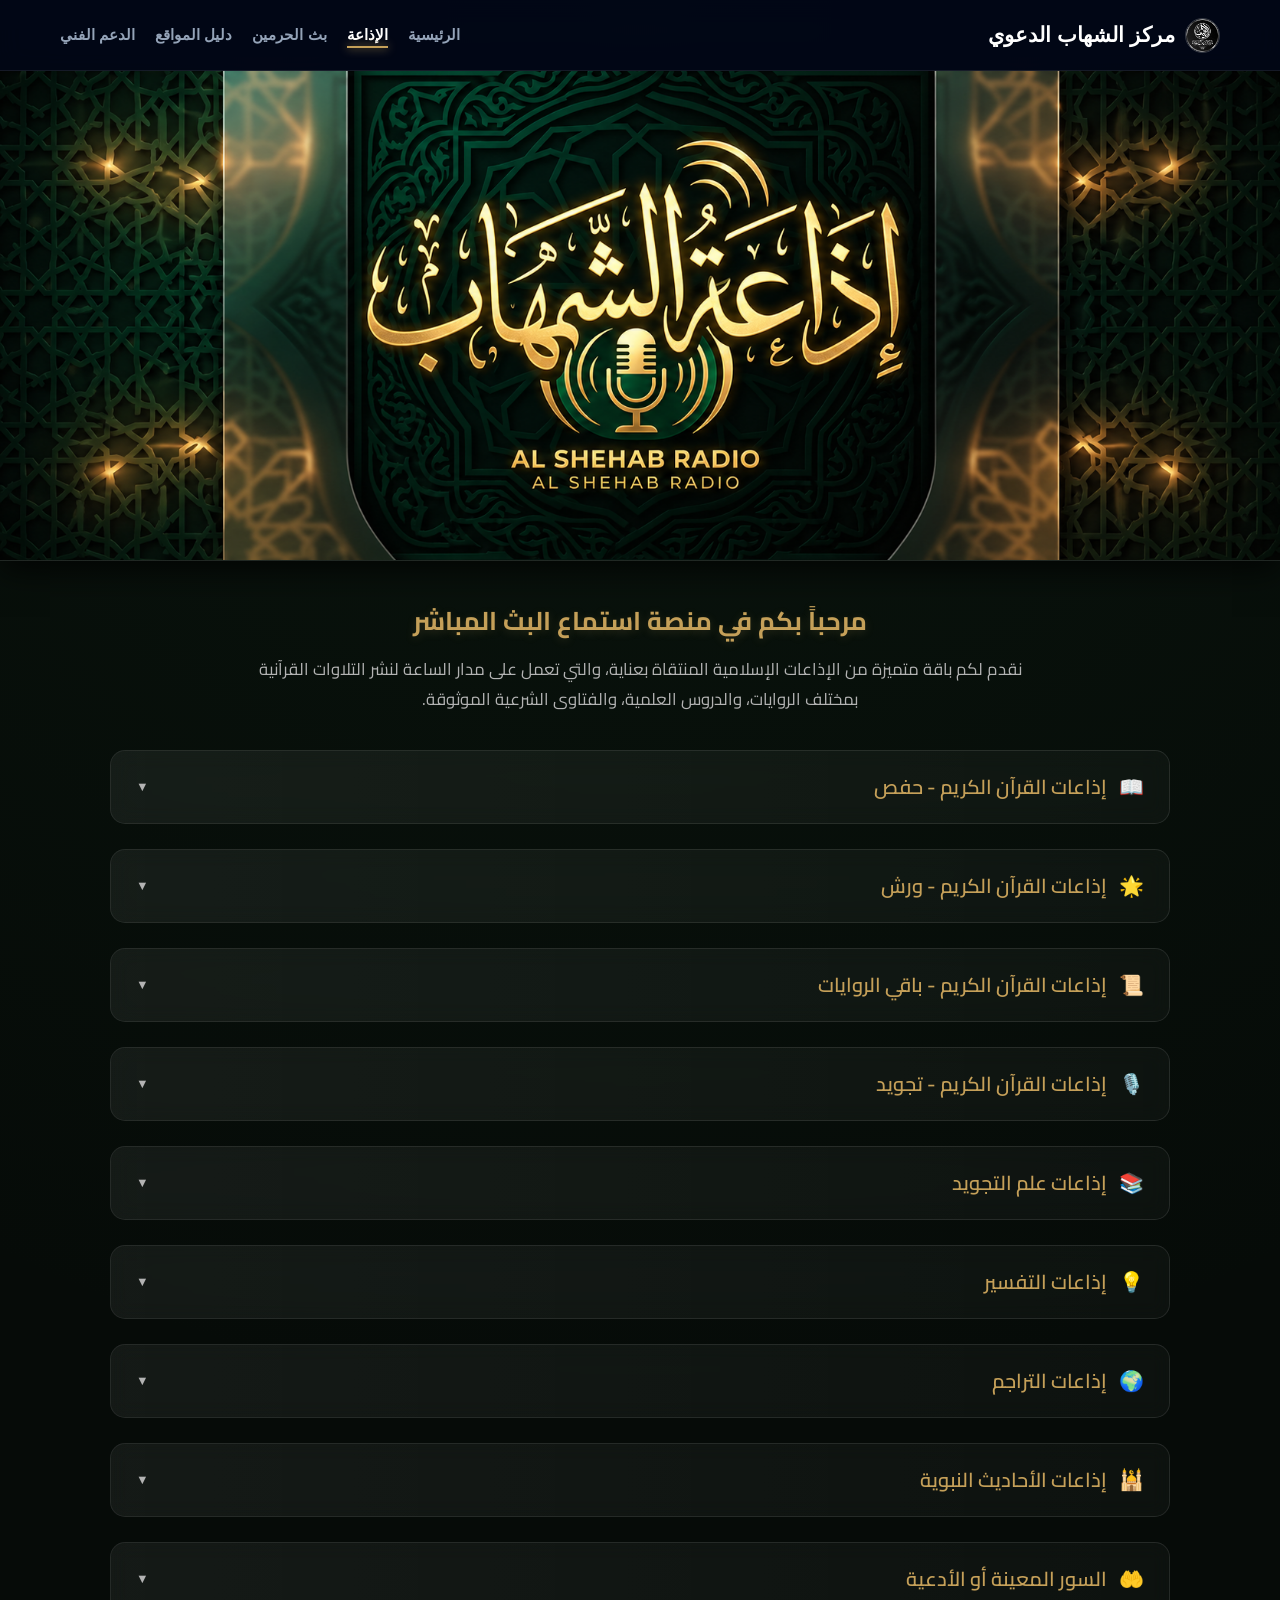
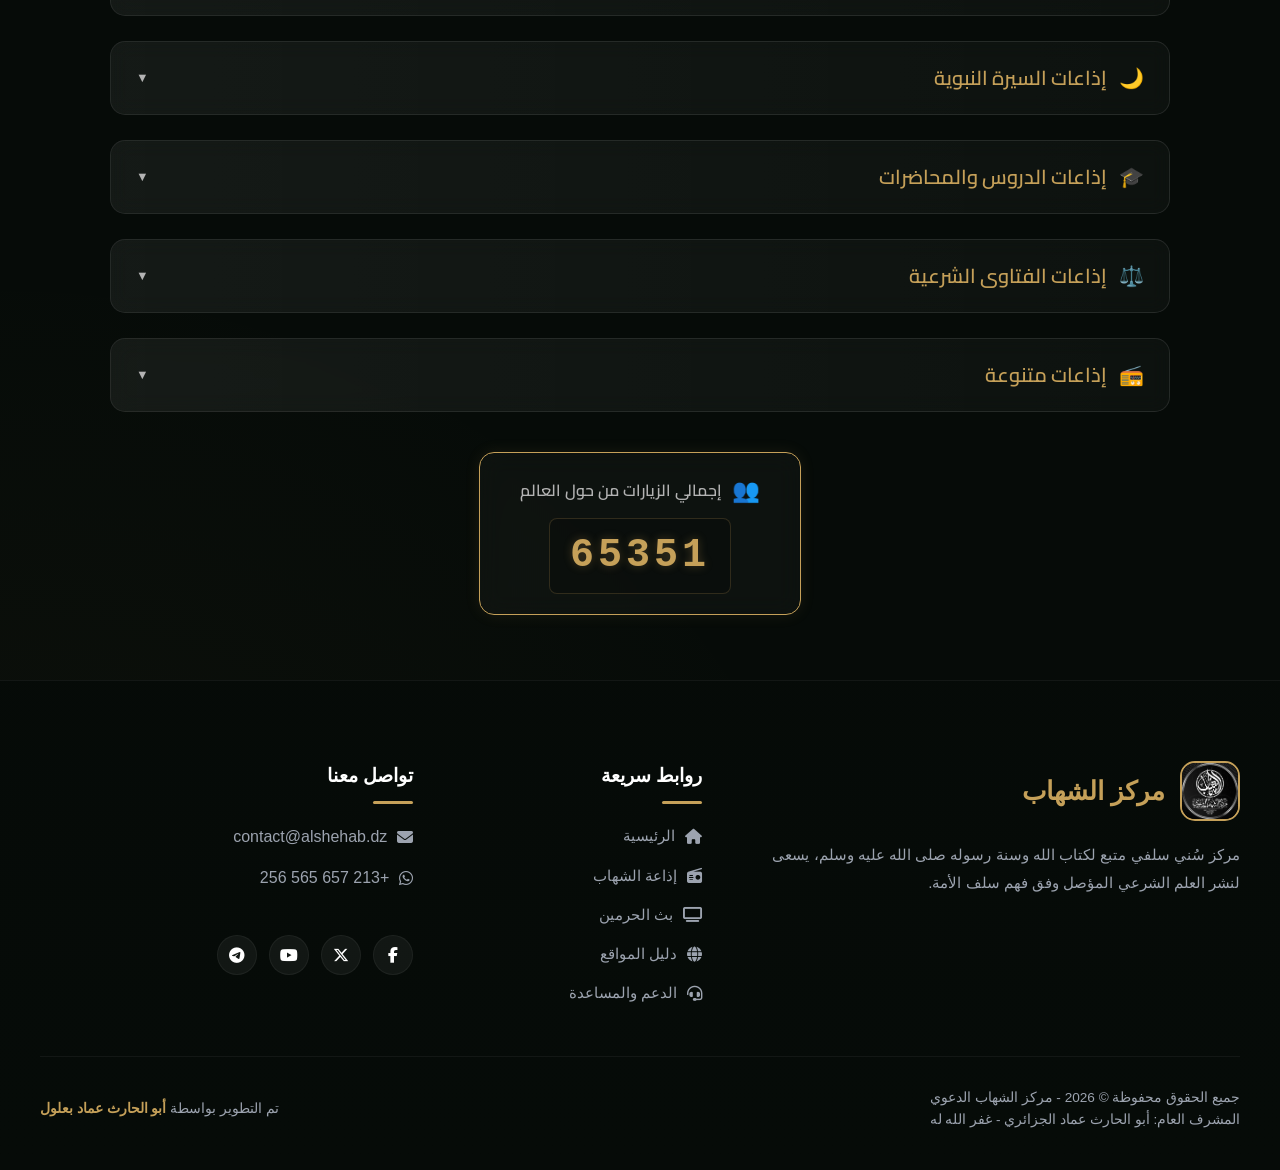
<file: alShehab-radio/index.html>
<!DOCTYPE html>
<html lang="ar" dir="rtl">

<head>
    <meta charset="UTF-8" />
    <meta name="viewport" content="width=device-width, initial-scale=1.0, maximum-scale=1.0, user-scalable=no" />
    <meta name="description" content="منصة استماع احترافية للبثوث المباشرة والإذاعات الإسلامية - مركز الشهاب الدعوي" />
    <title>مركز إذاعة الشهاب | منصة الاستماع المباشر</title>
    <link rel="icon" type="image/jpeg"
        href="https://blogger.googleusercontent.com/img/b/R29vZ2xl/AVvXsEjANJFvFwc8xVumDGWOZFN8ijnvjF5nYbAiHOcws6HQqTf1YmWUEV-WjCZZjBaRDHptgeqfJ_v_uXFP4W8orfsQt1ilpGhmdqB6pL_97QCkBJLe0I1FnPbqILYQpxE89IauDqjgCcJtyxYn9yfF3t36OI4SeDgOP26VNEuCFZ7rjBJ_8lW0Nrv-wOxTlXZU/s320/20250211_003019.png" />
    <link rel="stylesheet" href="https://cdnjs.cloudflare.com/ajax/libs/font-awesome/6.5.1/css/all.min.css" />
    <link rel="stylesheet" href="../unified-nav.css" />
    <link rel="stylesheet" href="../unified-footer.css" />
    <link rel="stylesheet" href="style.css" />
</head>

<body style="padding-top: 70px;">
    <!-- شريط التنقل الموحد -->
    <nav class="global-nav">
        <div class="nav-container">
            <a href="../index.html" class="logo">
                <img src="../profile.jpg" alt="مركز الشهاب" onerror="this.src='https://via.placeholder.com/40'">
                <span>مركز الشهاب الدعوي</span>
            </a>
            <ul class="nav-links">
                <li><a href="../index.html">الرئيسية</a></li>
                <li><a href="index.html" class="active">الإذاعة</a></li>
                <li><a href="../makkamadina-tv/index.html">بث الحرمين</a></li>
                <li><a href="../sitessalaf/index.html">دليل المواقع</a></li>
                <li><a href="../support/index.html">الدعم الفني</a></li>
            </ul>
            <button class="mobile-menu-btn" aria-label="فتح القائمة">
                <i class="fas fa-bars"></i>
            </button>
        </div>
    </nav>

    <header class="header">
        <img src="assets/banner.png" class="header-image" alt="مركز الشهاب الدعوي" />
    </header>

    <main class="main-content">

        <!-- ══════════════════════════════════════════════════════════ -->
        <!-- قسم الترحيب والتعريف                                        -->
        <!-- ══════════════════════════════════════════════════════════ -->
        <section class="welcome-section">
            <h1 class="welcome-title">مرحباً بكم في منصة استماع البث المباشر</h1>
            <p class="welcome-text">
                نقدم لكم باقة متميزة من الإذاعات الإسلامية المنتقاة بعناية، والتي تعمل على مدار الساعة لنشر التلاوات
                القرآنية بمختلف الروايات، والدروس العلمية، والفتاوى الشرعية الموثوقة.
            </p>
        </section>

        <!-- ══════════════════════════════════════════════════════════ -->
        <!-- قسم القرآن الكريم - حفص                                    -->
        <!-- ══════════════════════════════════════════════════════════ -->
        <section class="category" id="cat-hafs">
            <div class="category-header" onclick="toggleCategory(this)">
                <h3><span>📖</span> إذاعات القرآن الكريم - حفص</h3>
                <span class="arrow">▼</span>
            </div>
            <div class="radio-list">
            </div>
        </section>

        <!-- ══════════════════════════════════════════════════════════ -->
        <!-- قسم القرآن الكريم - ورش                                     -->
        <!-- ══════════════════════════════════════════════════════════ -->
        <section class="category" id="cat-warsh">
            <div class="category-header" onclick="toggleCategory(this)">
                <h3><span>🌟</span> إذاعات القرآن الكريم - ورش</h3>
                <span class="arrow">▼</span>
            </div>
            <div class="radio-list">
            </div>
        </section>

        <!-- ══════════════════════════════════════════════════════════ -->
        <!-- قسم القرآن الكريم - باقي الروايات                           -->
        <!-- ══════════════════════════════════════════════════════════ -->
        <section class="category" id="cat-riwayat">
            <div class="category-header" onclick="toggleCategory(this)">
                <h3><span>📜</span> إذاعات القرآن الكريم - باقي الروايات</h3>
                <span class="arrow">▼</span>
            </div>
            <div class="radio-list">
            </div>
        </section>

        <!-- ══════════════════════════════════════════════════════════ -->
        <!-- قسم القرآن الكريم - تجويد                                  -->
        <!-- ══════════════════════════════════════════════════════════ -->
        <section class="category" id="cat-tajweed">
            <div class="category-header" onclick="toggleCategory(this)">
                <h3><span>🎙️</span> إذاعات القرآن الكريم - تجويد</h3>
                <span class="arrow">▼</span>
            </div>
            <div class="radio-list">
            </div>
        </section>

        <!-- ══════════════════════════════════════════════════════════ -->
        <!-- قسم علوم التجويد                                            -->
        <!-- ══════════════════════════════════════════════════════════ -->
        <section class="category" id="cat-uloom">
            <div class="category-header" onclick="toggleCategory(this)">
                <h3><span>📚</span> إذاعات علم التجويد</h3>
                <span class="arrow">▼</span>
            </div>
            <div class="radio-list">
            </div>
        </section>

        <!-- ══════════════════════════════════════════════════════════ -->
        <!-- قسم التفسير                                                -->
        <!-- ══════════════════════════════════════════════════════════ -->
        <section class="category" id="cat-tafseer">
            <div class="category-header" onclick="toggleCategory(this)">
                <h3><span>💡</span> إذاعات التفسير</h3>
                <span class="arrow">▼</span>
            </div>
            <div class="radio-list">
            </div>
        </section>

        <!-- ══════════════════════════════════════════════════════════ -->
        <!-- قسم التراجم                                                -->
        <!-- ══════════════════════════════════════════════════════════ -->
        <section class="category" id="cat-tarajem">
            <div class="category-header" onclick="toggleCategory(this)">
                <h3><span>🌍</span> إذاعات التراجم</h3>
                <span class="arrow">▼</span>
            </div>
            <div class="radio-list">
            </div>
        </section>

        <!-- ══════════════════════════════════════════════════════════ -->
        <!-- قسم الأحاديث النبوية                                        -->
        <!-- ══════════════════════════════════════════════════════════ -->
        <section class="category" id="cat-hadith">
            <div class="category-header" onclick="toggleCategory(this)">
                <h3><span>🕌</span> إذاعات الأحاديث النبوية</h3>
                <span class="arrow">▼</span>
            </div>
            <div class="radio-list">
            </div>
        </section>

        <!-- ══════════════════════════════════════════════════════════ -->
        <!-- قسم السور المعينة أو الأدعية                               -->
        <!-- ══════════════════════════════════════════════════════════ -->
        <section class="category" id="cat-surahs">
            <div class="category-header" onclick="toggleCategory(this)">
                <h3><span>🤲</span> السور المعينة أو الأدعية</h3>
                <span class="arrow">▼</span>
            </div>
            <div class="radio-list">
            </div>
        </section>

        <!-- ══════════════════════════════════════════════════════════ -->
        <!-- قسم السيرة النبوية                                          -->
        <!-- ══════════════════════════════════════════════════════════ -->
        <section class="category" id="cat-seerah">
            <div class="category-header" onclick="toggleCategory(this)">
                <h3><span>🌙</span> إذاعات السيرة النبوية</h3>
                <span class="arrow">▼</span>
            </div>
            <div class="radio-list">
            </div>
        </section>

        <!-- ══════════════════════════════════════════════════════════ -->
        <!-- قسم الدروس والمحاضرات                                      -->
        <!-- ══════════════════════════════════════════════════════════ -->
        <section class="category" id="cat-duroos">
            <div class="category-header" onclick="toggleCategory(this)">
                <h3><span>🎓</span> إذاعات الدروس والمحاضرات</h3>
                <span class="arrow">▼</span>
            </div>
            <div class="radio-list">
            </div>
        </section>

        <!-- ══════════════════════════════════════════════════════════ -->
        <!-- قسم الفتاوى الشرعية                                        -->
        <!-- ══════════════════════════════════════════════════════════ -->
        <section class="category" id="cat-fatawa">
            <div class="category-header" onclick="toggleCategory(this)">
                <h3><span>⚖️</span> إذاعات الفتاوى الشرعية</h3>
                <span class="arrow">▼</span>
            </div>
            <div class="radio-list">
            </div>
        </section>

        <!-- ══════════════════════════════════════════════════════════ -->
        <!-- قسم متنوعة                                                 -->
        <!-- ══════════════════════════════════════════════════════════ -->
        <section class="category" id="cat-misc">
            <div class="category-header" onclick="toggleCategory(this)">
                <h3><span>📻</span> إذاعات متنوعة</h3>
                <span class="arrow">▼</span>
            </div>
            <div class="radio-list">
            </div>
        </section>

        <!-- قسم الإحصائيات -->
        <section class="stats-section">
            <div class="visitor-card glass">
                <div class="visitor-info">
                    <div class="visitor-icon">👥</div>
                    <div class="visitor-label">إجمالي الزيارات من حول العالم</div>
                </div>
                <div class="visitor-count" id="globalCounter">0000</div>
            </div>
        </section>

    </main>

    <!-- شريط التشغيل الثابت -->
    <div class="now-playing-bar" id="nowPlayingBar">
        <div class="now-playing-content">
            <div class="player-info">
                <div class="player-metadata">
                    <span class="player-label">يتم الاستماع الآن</span>
                    <span class="player-title" id="currentRadioName">اختر إذاعة للبدء</span>
                    <span class="player-subtitle" id="currentRadioSubtitle"></span>
                </div>
            </div>

            <div class="active-listeners-bar">
                <span class="pulse-dot"></span>
                <span>المستمعون الآن: <b id="onlineListenersCounter">124</b></span>
            </div>

            <div class="player-controls">
                <div class="volume-wrapper">
                    <span>🔊</span>
                    <input type="range" id="volumeControl" min="0" max="1" step="0.1" value="1"
                        onchange="setVolume(this.value)" />
                </div>
                <button class="main-toggle-btn" id="togglePlayPause">إيقاف</button>
            </div>
        </div>
    </div>

    <!-- Global Unified Footer -->
    <footer class="glass-footer">
        <div class="footer-container">
            <div class="footer-grid">
                <!-- Section 1: About -->
                <div class="footer-section">
                    <div class="footer-logo">
                        <img src="../profile.jpg" alt="مركز الشهاب" class="footer-image"
                            onerror="this.src='https://via.placeholder.com/60'">
                        <h3>مركز الشهاب</h3>
                    </div>
                    <p class="footer-desc">مركز سُني سلفي متبع لكتاب الله وسنة رسوله صلى الله عليه وسلم، يسعى لنشر العلم
                        الشرعي المؤصل وفق فهم سلف الأمة.</p>
                </div>

                <!-- Section 2: Links -->
                <div class="footer-section">
                    <h4>روابط سريعة</h4>
                    <ul class="footer-links">
                        <li><a href="../index.html"><i class="fas fa-home"></i> الرئيسية</a></li>
                        <li><a href="index.html"><i class="fas fa-radio"></i> إذاعة الشهاب</a></li>
                        <li><a href="../makkamadina-tv/index.html"><i class="fas fa-tv"></i> بث الحرمين</a></li>
                        <li><a href="../sitessalaf/index.html"><i class="fas fa-globe"></i> دليل المواقع</a></li>
                        <li><a href="../support/index.html"><i class="fas fa-headset"></i> الدعم والمساعدة</a></li>
                    </ul>
                </div>

                <!-- Section 3: Contact & Social -->
                <div class="footer-section">
                    <h4>تواصل معنا</h4>
                    <div class="contact-info">
                        <p><i class="fas fa-envelope"></i> contact@alshehab.dz</p>
                        <p><i class="fab fa-whatsapp"></i> +213 657 565 256</p>
                    </div>
                    <div class="social-links">
                        <a href="https://www.facebook.com/alShehabDz/" target="_blank" class="social-icon"
                            title="Facebook"><i class="fab fa-facebook-f"></i></a>
                        <a href="https://twitter.com/alShehabDz" target="_blank" class="social-icon"
                            title="X (Twitter)"><i class="fab fa-x-twitter"></i></a>
                        <a href="https://www.youtube.com/@alShehabDz" target="_blank" class="social-icon"
                            title="YouTube"><i class="fab fa-youtube"></i></a>
                        <a href="https://t.me/alShehabDz" target="_blank" class="social-icon" title="Telegram"><i
                                class="fab fa-telegram-plane"></i></a>
                    </div>
                </div>
            </div>

            <div class="footer-bottom">
                <div class="copyright">
                    <p>جميع الحقوق محفوظة &copy; <span id="currentYear"></span> - مركز الشهاب الدعوي</p>
                    <p>المشرف العام: أبو الحارث عماد الجزائري - غفر الله له</p>
                </div>
                <div class="developer-info">
                    <p>تم التطوير بواسطة <a href="https://abulharith-imad.site" target="_blank">أبو الحارث عماد
                            بعلول</a></p>
                </div>
            </div>
        </div>
    </footer>

    <!-- مؤشر التحميل -->
    <div id="loader">
        <div class="spinner"></div>
    </div>

    <!-- زر العودة للأعلى -->
    <button id="scrollToTopBtn" class="scroll-to-top" aria-label="العودة للأعلى">
        <i class="fas fa-arrow-up"></i>
    </button>

    <script src="script.js"></script>
    <script src="radioData.js"></script>
    <script src="../unified-nav.js"></script>
</body>

</html>
</file>
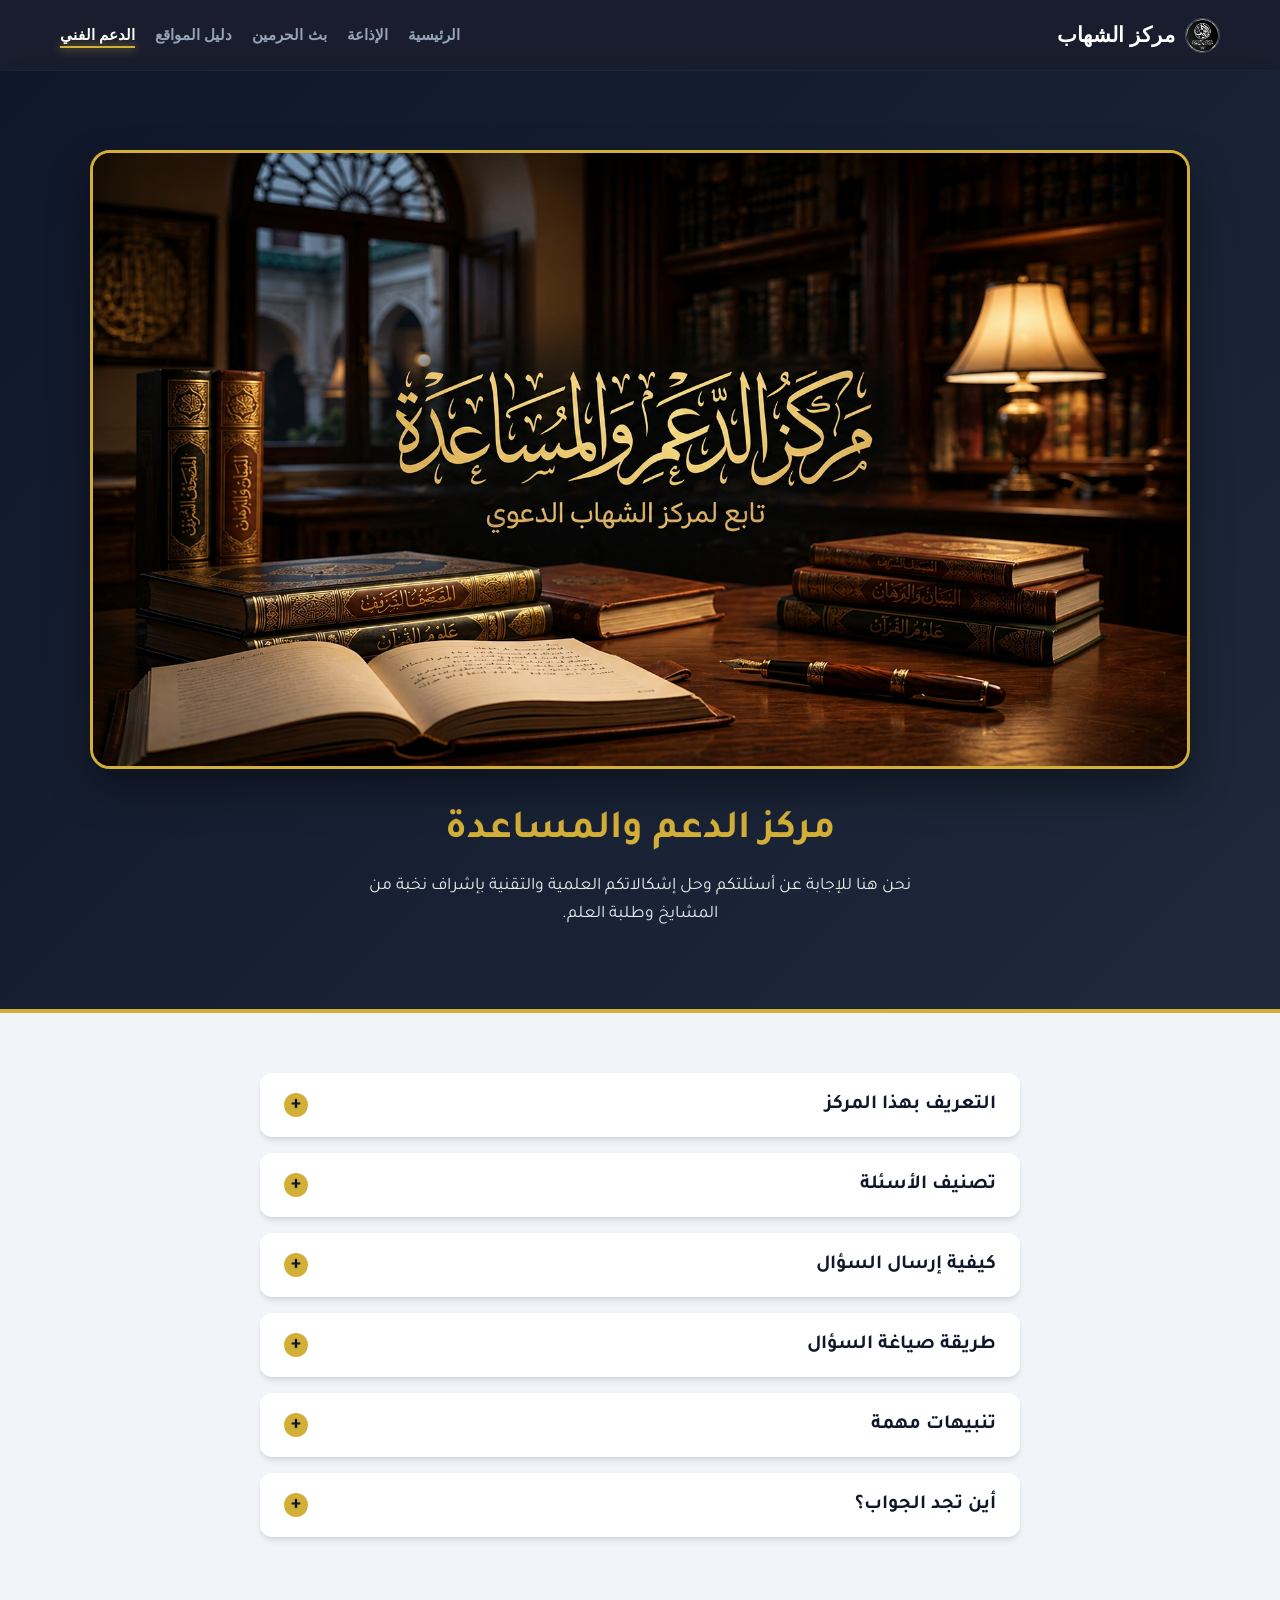
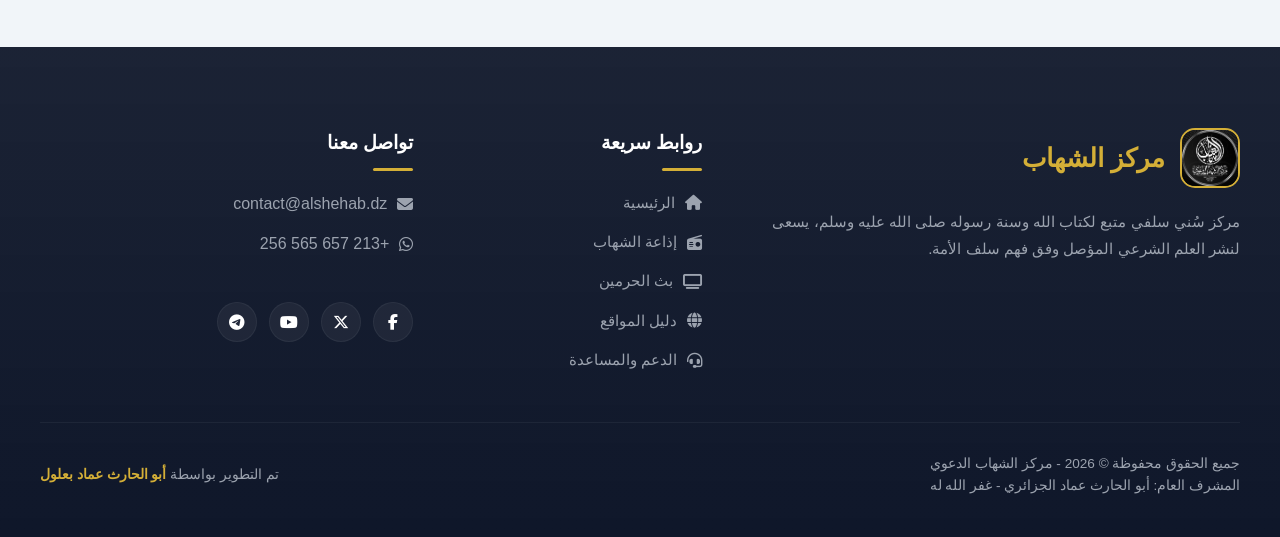
<file: support/index.html>
<!DOCTYPE html>
<html lang="ar" dir="rtl">

<head>
    <meta charset="UTF-8" />
    <meta name="viewport" content="width=device-width, initial-scale=1.0, maximum-scale=1.0, user-scalable=no" />
    <meta name="description"
        content="مركز الدعم والمساعدة - إجابات علمية يقدمها المشايخ وطلبة العلم من الجزائر والعالم" />
    <title>مركز الدعم والمساعدة | الشهاب الدعوي</title>
    <link rel="stylesheet" href="https://cdnjs.cloudflare.com/ajax/libs/font-awesome/6.5.1/css/all.min.css" />
    <link rel="stylesheet" href="../unified-nav.css" />
    <link rel="stylesheet" href="../unified-footer.css" />
    <link rel="stylesheet" href="style.css" />
</head>

<body style="padding-top: 70px;">
    <!-- شريط التنقل الموحد -->
    <nav class="global-nav">
        <div class="nav-container">
            <a href="../index.html" class="logo">
                <img src="../profile.jpg" alt="مركز الشهاب" onerror="this.src='https://via.placeholder.com/40'">
                <span>مركز الشهاب</span>
            </a>
            <ul class="nav-links">
                <li><a href="../index.html">الرئيسية</a></li>
                <li><a href="../alShehab-radio/index.html">الإذاعة</a></li>
                <li><a href="../makkamadina-tv/index.html">بث الحرمين</a></li>
                <li><a href="../sitessalaf/index.html">دليل المواقع</a></li>
                <li><a href="index.html" class="active">الدعم الفني</a></li>
            </ul>
            <button class="mobile-menu-btn" aria-label="فتح القائمة">
                <i class="fas fa-bars"></i>
            </button>
        </div>
    </nav>
    <!-- Header Section -->
    <header>
        <div class="container header-content">
            <div class="header-pic">
                <img alt="مركز الشهاب الدعوي" src="banner.png" />
            </div>
            <h1>مركز الدعم والمساعدة</h1>
            <p class="subtitle">نحن هنا للإجابة عن أسئلتكم وحل إشكالاتكم العلمية والتقنية بإشراف نخبة من المشايخ وطلبة
                العلم.</p>
        </div>
    </header>

    <!-- Main Content -->
    <main>
        <div class="container">
            <div class="qa-list">
                <!-- Section 1 -->
                <div class="qa-card">
                    <button class="question-trigger" aria-expanded="false">
                        <span>التعريف بهذا المركز</span>
                        <span class="icon">+</span>
                    </button>
                    <div class="panel">
                        <div class="panel-content">
                            <p>هو مركز يضم علماء وطلبة علم من مختلف أنحاء العالم، لا سيما من الجزائر، ومهمتهم الإجابة عن
                                أسئلتكم وحل إشكالاتكم.</p>
                        </div>
                    </div>
                </div>

                <!-- Section 2 -->
                <div class="qa-card">
                    <button class="question-trigger" aria-expanded="false">
                        <span>تصنيف الأسئلة</span>
                        <span class="icon">+</span>
                    </button>
                    <div class="panel">
                        <div class="panel-content">
                            <p>تنقسم الأسئلة في المركز إلى صنفين:</p>
                            <ul>
                                <li><strong>الصنف الأول:</strong> يُوجَّه إلى المشايخ، ويجيب عنها العلماء أو طلبة العلم
                                    المنضمون إلى المركز.</li>
                                <li><strong>الصنف الثاني:</strong> يُوجَّه إلى الإدارة، ويجيب عنه مدير الموقع أو أحد
                                    المشرفين، وهي أسئلة تقنية.</li>
                            </ul>
                        </div>
                    </div>
                </div>

                <!-- Section 3 -->
                <div class="qa-card">
                    <button class="question-trigger" aria-expanded="false">
                        <span>كيفية إرسال السؤال</span>
                        <span class="icon">+</span>
                    </button>
                    <div class="panel">
                        <div class="panel-content">
                            <p>لإرسال سؤالك، اضغط على الأيقونة الخضراء الظاهرة أسفل الشاشة على اليمين، وإذا لم تظهر لك،
                                فاضغط على هذا الزر:</p>
                            <div class="btn-container">
                                <a href="https://tawk.to/chat/620e27a81ffac05b1d7a59b9/1ijnnu5i0"
                                    class="btn btn-accent">
                                    <span>زر التواصل المباشر</span>
                                </a>
                            </div>
                        </div>
                    </div>
                </div>

                <!-- Section 4 -->
                <div class="qa-card">
                    <button class="question-trigger" aria-expanded="false">
                        <span>طريقة صياغة السؤال</span>
                        <span class="icon">+</span>
                    </button>
                    <div class="panel">
                        <div class="panel-content">
                            <p>لضمان تنظيم الأسئلة وتجنب تداخلها، يرجى كتابة السؤال وفق النمط التالي:</p>
                            <ol>
                                <li><span style="color: #e11d48; font-weight: bold;">نمط سؤال المشايخ:</span> اكتب:
                                    (موجَّه للشيخ) - ثم سؤالك.</li>
                                <li><span style="color: #059669; font-weight: bold;">نمط سؤال الإدارة:</span> اكتب:
                                    (موجَّه للإدارة) - ثم سؤالك.</li>
                            </ol>
                        </div>
                    </div>
                </div>

                <!-- Section 5 -->
                <div class="qa-card">
                    <button class="question-trigger" aria-expanded="false">
                        <span>تنبيهات مهمة</span>
                        <span class="icon">+</span>
                    </button>
                    <div class="panel">
                        <div class="panel-content">
                            <p>عند كتابة سؤالك، يرجى مراعاة ما يلي:</p>
                            <ol>
                                <li>احرص على وضوح السؤال واستخدام عبارات مفهومة.</li>
                                <li>يُفضَّل طرح السؤال باللغة العربية الفصحى.</li>
                                <li>اجعل سؤالك شاملاً لتجنب الاستفسارات الإضافية.</li>
                                <li>زودنا ببريدك الإلكتروني لنتمكن من مراسلتك بالجواب.</li>
                            </ol>
                        </div>
                    </div>
                </div>

                <!-- Section 6 -->
                <div class="qa-card">
                    <button class="question-trigger" aria-expanded="false">
                        <span>أين تجد الجواب؟</span>
                        <span class="icon">+</span>
                    </button>
                    <div class="panel">
                        <div class="panel-content">
                            <ol>
                                <li>عبر الضغط مجدداً على زر التواصل الموجود في قسم (كيفية إرسال السؤال).</li>
                                <li>سنرسل الإجابة إلى بريدك الإلكتروني إذا زودتنا به.</li>
                                <li>داخل تطبيقنا أو موقعنا (مركز الشهاب الدعوي) في قسم (الإجابة عن أسئلتكم).</li>
                            </ol>
                            <div class="btn-container">
                                <a href="https://play.google.com/store/apps/details?id=com.imad.oebslafi04"
                                    class="btn btn-secondary" target="_blank">تحميل التطبيق</a>
                                <a href="https://alshehabdz.blogspot.com/" class="btn btn-primary" target="_blank">زيارة
                                    الموقع</a>
                                <a href="https://alshehabdz.tawk.help" class="btn btn-dark" target="_blank">قاعة
                                    المعرفة</a>
                            </div>
                        </div>
                    </div>
                </div>
            </div>
        </div>
    </main>

    <!-- Global Unified Footer -->
    <footer class="glass-footer">
        <div class="footer-container">
            <div class="footer-grid">
                <!-- Section 1: About -->
                <div class="footer-section">
                    <div class="footer-logo">
                        <img src="../profile.jpg" alt="مركز الشهاب" class="footer-image"
                            onerror="this.src='https://via.placeholder.com/60'">
                        <h3>مركز الشهاب</h3>
                    </div>
                    <p class="footer-desc">مركز سُني سلفي متبع لكتاب الله وسنة رسوله صلى الله عليه وسلم، يسعى لنشر العلم
                        الشرعي المؤصل وفق فهم سلف الأمة.</p>
                </div>

                <!-- Section 2: Links -->
                <div class="footer-section">
                    <h4>روابط سريعة</h4>
                    <ul class="footer-links">
                        <li><a href="../index.html"><i class="fas fa-home"></i> الرئيسية</a></li>
                        <li><a href="../alShehab-radio/index.html"><i class="fas fa-radio"></i> إذاعة الشهاب</a></li>
                        <li><a href="../makkamadina-tv/index.html"><i class="fas fa-tv"></i> بث الحرمين</a></li>
                        <li><a href="../sitessalaf/index.html"><i class="fas fa-globe"></i> دليل المواقع</a></li>
                        <li><a href="index.html"><i class="fas fa-headset"></i> الدعم والمساعدة</a></li>
                    </ul>
                </div>

                <!-- Section 3: Contact & Social -->
                <div class="footer-section">
                    <h4>تواصل معنا</h4>
                    <div class="contact-info">
                        <p><i class="fas fa-envelope"></i> contact@alshehab.dz</p>
                        <p><i class="fab fa-whatsapp"></i> +213 657 565 256</p>
                    </div>
                    <div class="social-links">
                        <a href="https://www.facebook.com/alShehabDz/" target="_blank" class="social-icon"
                            title="Facebook"><i class="fab fa-facebook-f"></i></a>
                        <a href="https://twitter.com/alShehabDz" target="_blank" class="social-icon"
                            title="X (Twitter)"><i class="fab fa-x-twitter"></i></a>
                        <a href="https://www.youtube.com/@alShehabDz" target="_blank" class="social-icon"
                            title="YouTube"><i class="fab fa-youtube"></i></a>
                        <a href="https://t.me/alShehabDz" target="_blank" class="social-icon" title="Telegram"><i
                                class="fab fa-telegram-plane"></i></a>
                    </div>
                </div>
            </div>

            <div class="footer-bottom">
                <div class="copyright">
                    <p>جميع الحقوق محفوظة &copy; <span id="currentYear"></span> - مركز الشهاب الدعوي</p>
                    <p>المشرف العام: أبو الحارث عماد الجزائري - غفر الله له</p>
                </div>
                <div class="developer-info">
                    <p>تم التطوير بواسطة <a href="https://abulharith-imad.site" target="_blank">أبو الحارث عماد
                            بعلول</a></p>
                </div>
            </div>
        </div>
    </footer>

    <!-- Tawk.to Script & Logic -->
    <script src="../unified-nav.js"></script>
    <script src="script.js"></script>
</body>

</html>
</file>
<file: unified-nav.css>
/* Unified Navigation Styles with Theme Support */
:root {
    --nav-bg: rgba(3, 7, 18, 0.8);
    --nav-border: rgba(255, 255, 255, 0.08);
    --nav-text: #94a3b8;
    --nav-primary: #38bdf8;
    --nav-logo-text: #ffffff;
}

.global-nav {
    position: fixed;
    top: 0;
    left: 0;
    width: 100%;
    z-index: 9999;
    background: var(--nav-bg);
    backdrop-filter: blur(12px);
    -webkit-backdrop-filter: blur(12px);
    border-bottom: 1px solid var(--nav-border);
    transition: all 0.3s ease;
    font-family: 'Vazirmatn', sans-serif;
    direction: rtl;
}

.nav-container {
    max-width: 1200px;
    margin: 0 auto;
    padding: 0 20px;
    display: flex;
    justify-content: space-between;
    align-items: center;
    height: 70px;
}

.logo {
    display: flex;
    align-items: center;
    gap: 10px;
    text-decoration: none;
    color: var(--nav-logo-text);
    font-weight: 700;
    font-size: 1.3rem;
}

.logo img {
    width: 35px;
    height: 35px;
    border-radius: 50%;
    border: 1px solid rgba(255,255,255,0.2);
}

.nav-links {
    display: flex;
    gap: 20px;
    list-style: none;
    margin: 0;
    padding: 0;
}

.nav-links a {
    color: var(--nav-text);
    text-decoration: none;
    font-weight: 600;
    font-size: 0.95rem;
    transition: all 0.3s;
    position: relative;
}

.nav-links a:hover, .nav-links a.active {
    color: #ffffff;
}

.nav-links a::after {
    content: '';
    position: absolute;
    bottom: -5px;
    right: 0;
    width: 0;
    height: 2px;
    background: var(--nav-primary);
    transition: width 0.3s ease;
    box-shadow: 0 0 10px var(--nav-primary);
}

.nav-links a:hover::after, .nav-links a.active::after {
    width: 100%;
}

.mobile-menu-btn {
    display: none;
    font-size: 1.5rem;
    color: var(--nav-text);
    cursor: pointer;
    background: none;
    border: none;
}

@media (max-width: 992px) {
    .nav-links {
        display: none;
        position: absolute;
        top: 70px;
        left: 0;
        width: 100%;
        background: var(--nav-bg);
        flex-direction: column;
        text-align: center;
        padding: 30px 0;
        border-bottom: 1px solid var(--nav-border);
        gap: 25px;
    }
    .nav-links.active {
        display: flex;
    }
    .mobile-menu-btn {
        display: block;
    }
}
</file>
<file: unified-footer.css>
/* Unified Footer Styles with Theme Support */
:root {
    --footer-bg: linear-gradient(to top, #000000 0%, #030712 100%);
    --footer-text: #9ca3af;
    --footer-title: #ffffff;
    --footer-primary: #38bdf8;
    --footer-border: rgba(255, 255, 255, 0.05);
}

.glass-footer {
    width: 100%;
    margin-top: 50px;
    padding: 80px 20px 40px;
    background: var(--footer-bg);
    backdrop-filter: blur(15px);
    -webkit-backdrop-filter: blur(15px);
    border-top: 1px solid var(--footer-border);
    position: relative;
    z-index: 10;
    direction: rtl;
    font-family: 'Vazirmatn', sans-serif;
}

.footer-container {
    max-width: 1200px;
    margin: 0 auto;
}

.footer-grid {
    display: grid;
    grid-template-columns: 2fr 1fr 1.5fr;
    gap: 40px;
    margin-bottom: 50px;
}

.footer-section {
    display: flex;
    flex-direction: column;
    gap: 20px;
}

.footer-logo {
    display: flex;
    align-items: center;
    gap: 15px;
}

.footer-image {
    width: 60px;
    height: 60px;
    border-radius: 15px;
    object-fit: cover;
    border: 2px solid var(--footer-primary);
}

.footer-logo h3 {
    color: var(--footer-primary);
    font-size: 1.6rem;
    font-weight: 800;
    margin: 0;
}

.footer-desc {
    color: var(--footer-text);
    font-size: 0.95rem;
    line-height: 1.8;
}

.footer-section h4 {
    color: var(--footer-title);
    font-size: 1.2rem;
    font-weight: 700;
    position: relative;
    padding-bottom: 12px;
    margin: 0;
}

.footer-section h4::after {
    content: '';
    position: absolute;
    bottom: 0;
    right: 0;
    width: 40px;
    height: 3px;
    background: var(--footer-primary);
    border-radius: 2px;
}

.footer-links {
    list-style: none;
    display: flex;
    flex-direction: column;
    gap: 15px;
    padding: 0;
}

.footer-links li a {
    color: var(--footer-text);
    text-decoration: none;
    transition: all 0.3s ease;
    display: flex;
    align-items: center;
    gap: 10px;
    font-size: 0.95rem;
}

.footer-links li a:hover {
    color: var(--footer-primary);
    transform: translateX(-5px);
}

.contact-info p {
    color: var(--footer-text);
    margin-bottom: 15px;
    display: flex;
    align-items: center;
    gap: 10px;
}

.social-links {
    display: flex;
    gap: 12px;
    margin-top: 10px;
}

.social-icon {
    width: 40px;
    height: 40px;
    background: rgba(255, 255, 255, 0.05);
    border: 1px solid var(--footer-border);
    border-radius: 50%;
    display: flex;
    align-items: center;
    justify-content: center;
    color: #fff;
    text-decoration: none;
    transition: all 0.3s;
}

.social-icon:hover {
    background: var(--footer-primary);
    transform: translateY(-3px);
    box-shadow: 0 5px 15px rgba(0,0,0,0.3);
}

.footer-bottom {
    display: flex;
    justify-content: space-between;
    align-items: center;
    padding-top: 30px;
    border-top: 1px solid var(--footer-border);
    color: var(--footer-text);
    font-size: 0.85rem;
}

.footer-bottom a {
    color: var(--footer-primary);
    text-decoration: none;
    font-weight: 600;
}

.footer-bottom a:hover {
    text-decoration: underline;
}

@media (max-width: 992px) {
    .footer-grid {
        grid-template-columns: 1fr 1fr;
    }
    .footer-section:first-child {
        grid-column: span 2;
    }
}

@media (max-width: 768px) {
    .footer-grid {
        grid-template-columns: 1fr;
    }
    .footer-section:first-child {
        grid-column: span 1;
    }
    .footer-bottom {
        flex-direction: column;
        gap: 15px;
        text-align: center;
    }
}
</file>
<file: alShehab-radio/style.css>
@import url('https://fonts.googleapis.com/css2?family=Cairo:wght@400;600;700&display=swap');

:root {
    --bg-main: #060b08;
    --bg-card: rgba(255, 255, 255, 0.03);
    --bg-glass: rgba(10, 15, 13, 0.7);
    --primary: #1e4d2b;
    --primary-light: #2d5a3a;
    --accent: #c5a059;
    --accent-glow: rgba(197, 160, 89, 0.3);
    --text-primary: #ffffff;
    --text-secondary: #b3b3b3;
    --border-glass: rgba(255, 255, 255, 0.1);
    --shadow-premium: 0 8px 32px 0 rgba(0, 0, 0, 0.8);

    /* Theme Variables for Unified Nav & Footer */
    --nav-bg: rgba(6, 11, 8, 0.9);
    --nav-primary: var(--accent);
    --footer-bg: linear-gradient(to top, var(--bg-main), rgba(6, 11, 8, 0.95));
    --footer-primary: var(--accent);
}

* {
    margin: 0;
    padding: 0;
    box-sizing: border-box;
    -webkit-tap-highlight-color: transparent;
    font-family: inherit;
}

body {
    background-color: var(--bg-main);
    background-image: 
        radial-gradient(circle at 50% 0%, rgba(30, 77, 43, 0.15) 0%, transparent 50%),
        radial-gradient(circle at 0% 100%, rgba(197, 160, 89, 0.05) 0%, transparent 30%);
    color: var(--text-primary);
    font-family: 'Cairo', sans-serif;
    line-height: 1.6;
    min-height: 100vh;
    padding-bottom: 0;
}

/* Header & Banner */
.header {
    width: 100%;
    max-width: 100%;
    margin: 0 0 40px;
    padding: 0;
    text-align: center;
}

.header-image {
    width: 100%;
    height: auto;
    display: block;
    border-radius: 0;
    box-shadow: var(--shadow-premium);
    border-bottom: 1px solid var(--border-glass);
    transition: transform 0.4s ease;
}

.header-image:hover {
    transform: scale(1.01);
}

/* Welcome Section */
.welcome-section {
    text-align: center;
    margin-bottom: 35px;
    padding: 0 15px;
    animation: fadeIn 0.8s ease;
}

.welcome-title {
    font-size: 1.6rem;
    font-weight: 700;
    color: var(--accent);
    margin-bottom: 12px;
    text-shadow: 0 2px 10px rgba(197, 160, 89, 0.2);
}

.welcome-text {
    font-size: 1.05rem;
    color: var(--text-secondary);
    max-width: 800px;
    margin: 0 auto;
    line-height: 1.8;
}


/* Categories Container */
.main-content {
    max-width: 1100px;
    margin: 0 auto;
    padding: 0 20px;
}

.category {
    margin-bottom: 25px;
    background: var(--bg-card);
    backdrop-filter: blur(10px);
    -webkit-backdrop-filter: blur(10px);
    border: 1px solid var(--border-glass);
    border-radius: 15px;
    overflow: hidden;
    transition: all 0.3s ease;
}

.category.active {
    box-shadow: 0 4px 20px rgba(0, 0, 0, 0.3);
}

.category-header {
    padding: 20px 25px;
    background: linear-gradient(90deg, var(--bg-card), transparent);
    cursor: pointer;
    display: flex;
    justify-content: space-between;
    align-items: center;
    transition: background 0.3s ease;
}

.category-header:hover {
    background: rgba(255, 255, 255, 0.05);
}

.category-header h3 {
    font-size: 1.25rem;
    font-weight: 600;
    color: var(--accent);
    display: flex;
    align-items: center;
    gap: 12px;
}

.category-header .arrow {
    font-size: 0.8rem;
    transition: transform 0.3s ease;
    color: var(--text-secondary);
}

.category.active .arrow {
    transform: rotate(180deg);
}

/* Radio List Grid */
.radio-list {
    display: none;
    padding: 10px 20px 20px;
    grid-template-columns: repeat(auto-fill, minmax(300px, 1fr));
    gap: 15px;
    animation: fadeIn 0.4s ease;
}

.category.active .radio-list {
    display: grid;
}

@keyframes fadeIn {
    from { opacity: 0; transform: translateY(10px); }
    to { opacity: 1; transform: translateY(0); }
}

/* Radio Card */
.radio-card {
    display: flex;
    align-items: center;
    padding: 15px;
    background: rgba(255, 255, 255, 0.02);
    border: 1px solid rgba(255, 255, 255, 0.05);
    border-radius: 12px;
    transition: all 0.3s cubic-bezier(0.4, 0, 0.2, 1);
    position: relative;
    cursor: pointer;
}

.radio-card:hover {
    background: rgba(255, 255, 255, 0.05);
    border-color: var(--accent);
    transform: translateY(-3px);
    box-shadow: 0 10px 20px rgba(0, 0, 0, 0.2);
}

.radio-image {
    width: 65px;
    height: 65px;
    border-radius: 10px;
    object-fit: cover;
    margin-left: 15px;
    border: 1px solid var(--border-glass);
}

.radio-info {
    flex: 1;
}

.radio-title {
    font-size: 1rem;
    font-weight: 600;
    color: var(--text-primary);
    margin-bottom: 4px;
}

.radio-subtitle {
    font-size: 0.8rem;
    color: #ffd700; /* Gold */
    opacity: 0.8;
}

.play-button {
    background: var(--primary);
    color: white;
    border: none;
    width: 40px;
    height: 40px;
    border-radius: 50%;
    cursor: pointer;
    display: flex;
    align-items: center;
    justify-content: center;
    transition: all 0.3s ease;
    font-size: 1.2rem;
    box-shadow: 0 4px 10px rgba(0, 0, 0, 0.3);
}

.play-button:hover {
    background: var(--accent);
    transform: scale(1.1);
}

.play-button.playing {
    background: #e74c3c;
}

/* Fixed Player Bar */
.now-playing-bar {
    position: fixed;
    bottom: 0;
    left: 0;
    right: 0;
    background: var(--bg-glass);
    backdrop-filter: blur(20px);
    -webkit-backdrop-filter: blur(20px);
    padding: 15px 25px;
    border-top: 1px solid var(--border-glass);
    z-index: 1000;
    display: none;
    box-shadow: 0 -10px 30px rgba(0, 0, 0, 0.5);
    animation: slideUp 0.4s ease-out;
}

.now-playing-content {
    max-width: 1100px;
    margin: 0 auto;
    display: flex;
    align-items: center;
    justify-content: space-between;
    gap: 20px;
}

.player-info {
    display: flex;
    align-items: center;
    gap: 15px;
    flex: 1;
}

.player-metadata {
    display: flex;
    flex-direction: column;
}

.player-label {
    font-size: 0.75rem;
    color: var(--accent);
    text-transform: uppercase;
    letter-spacing: 1px;
}

.player-title {
    font-weight: 600;
    font-size: 1.1rem;
    overflow: hidden;
    text-overflow: ellipsis;
    white-space: nowrap;
    max-width: 250px;
}
.player-subtitle {
    font-size: 0.85rem;
    color: var(--accent);
    opacity: 0.9;
    font-weight: 600;
}

/* Active Listeners UI */
.active-listeners-bar {
    display: flex;
    align-items: center;
    gap: 8px;
    font-size: 0.95rem;
    color: var(--text-secondary);
    background: rgba(255, 255, 255, 0.05);
    padding: 6px 15px;
    border-radius: 20px;
    border: 1px solid var(--border-glass);
}

.active-listeners-bar b {
    color: var(--accent);
    font-weight: 800;
    margin-right: 5px;
    font-family: monospace;
    font-size: 1.1rem;
}

.pulse-dot {
    width: 8px;
    height: 8px;
    background-color: #e74c3c;
    border-radius: 50%;
    box-shadow: 0 0 0 0 rgba(231, 76, 60, 0.7);
    animation: pulse-red 1.5s infinite;
}

@keyframes pulse-red {
    0% { transform: scale(0.95); box-shadow: 0 0 0 0 rgba(231, 76, 60, 0.7); }
    70% { transform: scale(1); box-shadow: 0 0 0 6px rgba(231, 76, 60, 0); }
    100% { transform: scale(0.95); box-shadow: 0 0 0 0 rgba(231, 76, 60, 0); }
}

.player-controls {
    display: flex;
    align-items: center;
    gap: 20px;
}

.main-toggle-btn {
    background: var(--accent);
    color: var(--bg-main);
    border: none;
    padding: 10px 25px;
    border-radius: 30px;
    font-weight: 700;
    cursor: pointer;
    transition: all 0.3s ease;
    min-width: 100px;
}

.main-toggle-btn:hover {
    background: #d4af37;
    transform: translateY(-2px);
    box-shadow: 0 5px 15px var(--accent-glow);
}

.volume-wrapper {
    display: flex;
    align-items: center;
    gap: 10px;
}

input[type="range"] {
    -webkit-appearance: none;
    appearance: none;
    width: 100px;
    height: 4px;
    background: rgba(255, 255, 255, 0.1);
    border-radius: 5px;
}

input[type="range"]::-webkit-slider-thumb {
    -webkit-appearance: none;
    appearance: none;
    width: 14px;
    height: 14px;
    background: var(--accent);
    border-radius: 50%;
    cursor: pointer;
    box-shadow: 0 0 10px var(--accent-glow);
}

/* Loader */
/* Footer replaced by unified-footer.css */

/* Active Playing State */
.radio-card.active-playing {
    border-color: var(--accent);
    background: rgba(197, 160, 89, 0.08);
    box-shadow: 0 0 20px rgba(197, 160, 89, 0.1);
}

/* Visitor Counter Section */
.stats-section {
    margin-top: 20px;
    display: flex;
    justify-content: center;
    padding: 15px;
}

.visitor-card {
    padding: 20px 40px;
    display: flex;
    flex-direction: column;
    align-items: center;
    gap: 10px;
    min-width: 250px;
    border: 1px solid var(--accent);
    box-shadow: 0 0 15px rgba(197, 160, 89, 0.1);
    border-radius: 15px;
    background: var(--bg-card);
    backdrop-filter: blur(12px);
    -webkit-backdrop-filter: blur(12px);
}

.visitor-info {
    display: flex;
    align-items: center;
    gap: 10px;
}

.visitor-icon {
    font-size: 1.4rem;
}

.visitor-label {
    font-size: 1rem;
    color: var(--text-secondary);
    font-weight: 600;
}

.visitor-count {
    font-size: 2.5rem;
    font-weight: 900;
    color: var(--accent);
    font-family: 'Courier New', Courier, monospace;
    letter-spacing: 4px;
    text-shadow: 0 0 10px rgba(197, 160, 89, 0.3);
    background: rgba(0, 0, 0, 0.2);
    padding: 5px 20px;
    border-radius: 8px;
    border: 1px solid rgba(197, 160, 89, 0.2);
}

/* Loader */
#loader {
    display: none;
    position: fixed;
    inset: 0;
    z-index: 2000;
    align-items: center;
    justify-content: center;
    background: rgba(6, 11, 8, 0.7);
    backdrop-filter: blur(10px);
    -webkit-backdrop-filter: blur(10px);
}

.spinner {
    border: 3px solid rgba(197, 160, 89, 0.1);
    border-top: 3px solid var(--accent);
    border-radius: 50%;
    width: 50px;
    height: 50px;
    animation: spin 1s linear infinite;
    box-shadow: 0 0 15px var(--accent-glow);
}

@keyframes spin {
    0% { transform: rotate(0deg); }
    100% { transform: rotate(360deg); }
}

@keyframes slideUp {
    from { transform: translateY(100%); }
    to { transform: translateY(0); }
}

/* Scrollbar Custom */
::-webkit-scrollbar {
    width: 8px;
}

::-webkit-scrollbar-track {
    background: var(--bg-main);
}

::-webkit-scrollbar-thumb {
    background: var(--primary);
    border-radius: 10px;
}

::-webkit-scrollbar-thumb:hover {
    background: var(--accent);
}

/* Scroll to Top Button */
.scroll-to-top {
    position: fixed;
    bottom: 30px;
    right: 30px;
    width: 50px;
    height: 50px;
    background: var(--accent);
    color: #ffffff;
    border: none;
    border-radius: 50%;
    cursor: pointer;
    font-size: 1.2rem;
    display: flex;
    align-items: center;
    justify-content: center;
    box-shadow: 0 4px 15px rgba(197, 160, 89, 0.4);
    opacity: 0;
    visibility: hidden;
    transform: translateY(20px);
    transition: all 0.3s ease;
    z-index: 999;
}

.scroll-to-top.show {
    opacity: 1;
    visibility: visible;
    transform: translateY(0);
}

.scroll-to-top:hover {
    transform: translateY(-5px);
    box-shadow: 0 6px 20px rgba(197, 160, 89, 0.6);
}

.scroll-to-top.lifted {
    bottom: 100px;
}

@media (max-width: 768px) {
    .scroll-to-top {
        bottom: 20px;
        right: 20px;
        width: 45px;
        height: 45px;
        font-size: 1rem;
    }
    .scroll-to-top.lifted {
        bottom: 110px;
    }
}

/* Selection */
::selection {
    background: var(--accent);
    color: var(--bg-main);
}

/* Mobile Responsive */
@media (max-width: 768px) {
    body {
        padding-bottom: 0;
    }


    .header-image {
        max-height: 180px;
        border-radius: 12px;
    }

    .radio-list {
        grid-template-columns: 1fr;
        padding: 10px 12px 15px;
    }

    .radio-card {
        padding: 12px;
    }

    .radio-image {
        width: 50px;
        height: 50px;
        margin-left: 10px;
    }

    .radio-title {
        font-size: 0.9rem;
    }

    .now-playing-content {
        flex-direction: column;
        text-align: center;
        gap: 10px;
        padding: 5px 0;
    }

    .player-info {
        justify-content: center;
    }

    .player-title {
        max-width: 220px;
        font-size: 0.95rem;
    }

    .player-controls {
        gap: 12px;
    }

    .active-listeners-bar {
        font-size: 0.85rem;
        padding: 4px 12px;
    }
    
    .active-listeners-bar b {
        font-size: 1rem;
    }



    .category-header h3 {
        font-size: 1.05rem;
    }

    .visitor-counter {
        margin: 40px 15px;
        padding: 20px;
    }

    .visitor-card {
        padding: 20px 30px;
        min-width: auto;
        width: 100%;
    }

    .visitor-count {
        font-size: 2.5rem;
    }

    .visitor-label {
        font-size: 1rem;
    }

    .welcome-title {
        font-size: 1.3rem;
    }
    
    .welcome-text {
        font-size: 0.95rem;
    }
}

@media (max-width: 400px) {
    .play-button {
        width: 36px;
        height: 36px;
        font-size: 1rem;
    }

    .main-toggle-btn {
        padding: 8px 18px;
        font-size: 0.85rem;
        min-width: 80px;
    }

    input[type="range"] {
        width: 70px;
    }
}
</file>
<file: support/style.css>
@import url('https://fonts.googleapis.com/css2?family=Tajawal:wght@400;500;700&display=swap');

:root {
    --primary: #0f172a;
    --primary-light: #1e293b;
    --secondary: #d4af37;
    --secondary-hover: #b8962d;
    --accent: #10b981;
    --background: #f1f5f9;
    --card-bg: #ffffff;
    --text-primary: #0f172a;
    --text-secondary: #475569;
    --white: #ffffff;
    --shadow: 0 4px 6px -1px rgb(0 0 0 / 0.1), 0 2px 4px -2px rgb(0 0 0 / 0.1);
    --shadow-lg: 0 10px 15px -3px rgb(0 0 0 / 0.1), 0 4px 6px -4px rgb(0 0 0 / 0.1);
    --radius: 12px;
    --transition: all 0.3s cubic-bezier(0.4, 0, 0.2, 1);

    /* Theme Variables for Unified Nav & Footer */
    --nav-bg: rgba(15, 23, 42, 0.9);
    --nav-primary: var(--secondary);
    --footer-bg: linear-gradient(to top, var(--primary), rgba(15, 23, 42, 0.95));
    --footer-primary: var(--secondary);
}

* {
    margin: 0;
    padding: 0;
    box-sizing: border-box;
}

body {
    font-family: 'Tajawal', sans-serif;
    background-color: var(--background);
    color: var(--text-primary);
    line-height: 1.6;
    direction: rtl;
    overflow-x: hidden;
}

.container {
    max-width: 800px;
    margin: 0 auto;
    padding: 20px;
}

/* Header & Hero */
header {
    background: linear-gradient(135deg, var(--primary) 0%, var(--primary-light) 100%);
    color: var(--white);
    padding: 60px 20px;
    text-align: center;
    border-bottom: 4px solid var(--secondary);
    position: relative;
    overflow: hidden;
}

header::before {
    content: '';
    position: absolute;
    top: 0;
    left: 0;
    right: 0;
    bottom: 0;
    background: url('https://www.transparenttextures.com/patterns/cubes.png');
    opacity: 0.1;
}

.header-content {
    position: relative;
    z-index: 1;
    max-width: 1200px;
}

.header-pic {
    width: 100%;
    max-width: 1100px;
    margin: 0 auto 30px;
    border-radius: 20px;
    border: 3px solid var(--secondary);
    overflow: hidden;
    background: var(--primary-light);
    box-shadow: 0 20px 40px rgba(0,0,0,0.4);
    aspect-ratio: 16 / 9;
    position: relative;
}

.header-pic img {
    width: 100%;
    height: 100%;
    object-fit: cover;
    display: block;
    transition: transform 0.5s ease;
}

.header-pic:hover img {
    transform: scale(1.02);
}

h1 {
    font-size: 2.5rem;
    margin-bottom: 10px;
    color: var(--secondary);
}

.subtitle {
    font-size: 1.1rem;
    opacity: 0.9;
    max-width: 600px;
    margin: 0 auto;
}

/* Main Content */
main {
    padding: 40px 0;
}

.qa-list {
    display: flex;
    flex-direction: column;
    gap: 16px;
}

.qa-card {
    background: var(--card-bg);
    border-radius: var(--radius);
    box-shadow: var(--shadow);
    overflow: hidden;
    transition: var(--transition);
}

.qa-card:hover {
    transform: translateY(-2px);
    box-shadow: var(--shadow-lg);
}

.question-trigger {
    width: 100%;
    padding: 20px 24px;
    background: none;
    border: none;
    display: flex;
    justify-content: space-between;
    align-items: center;
    cursor: pointer;
    text-align: right;
    font-family: inherit;
    font-size: 1.25rem;
    font-weight: 700;
    color: var(--primary);
    transition: var(--transition);
}

.question-trigger:hover {
    background-color: #f8fafc;
}

.question-trigger .icon {
    width: 24px;
    height: 24px;
    background-color: var(--secondary);
    color: var(--primary);
    border-radius: 50%;
    display: flex;
    align-items: center;
    justify-content: center;
    transition: var(--transition);
    flex-shrink: 0;
}

.question-trigger.active .icon {
    transform: rotate(45deg);
    background-color: var(--primary);
    color: var(--secondary);
}

.panel {
    max-height: 0;
    overflow: hidden;
    transition: max-height 0.3s ease-out;
    background: #fafafa;
}

.panel-content {
    padding: 0 24px 24px;
    font-size: 1.1rem;
    color: var(--text-secondary);
}

.panel-content p {
    margin-bottom: 15px;
}

.panel-content ul, .panel-content ol {
    padding-right: 25px;
    margin-bottom: 15px;
}

.panel-content li {
    margin-bottom: 10px;
}

/* Buttons */
.btn-container {
    display: flex;
    gap: 12px;
    flex-wrap: wrap;
    margin-top: 20px;
}

.btn {
    display: inline-flex;
    align-items: center;
    justify-content: center;
    padding: 12px 24px;
    border-radius: 30px;
    text-decoration: none;
    font-weight: 700;
    font-size: 1rem;
    transition: var(--transition);
    cursor: pointer;
    border: none;
    gap: 8px;
}

.btn-primary {
    background-color: var(--primary);
    color: var(--white);
}

.btn-primary:hover {
    background-color: var(--primary-light);
    transform: scale(1.05);
}

.btn-secondary {
    background-color: var(--secondary);
    color: var(--primary);
}

.btn-secondary:hover {
    background-color: var(--secondary-hover);
    transform: scale(1.05);
}

.btn-accent {
    background-color: var(--accent);
    color: var(--white);
}

.btn-accent:hover {
    opacity: 0.9;
    transform: scale(1.05);
}

.btn-dark {
    background-color: #000;
    color: #fff;
}

.btn-dark:hover {
    background-color: #333;
    transform: scale(1.05);
}

/* Footer replaced by unified-footer.css */

/* Support Methods in Q&A */
.support-methods-mini {
    display: flex;
    flex-direction: column;
    gap: 20px;
    margin-top: 15px;
}

.support-method-item {
    background: rgba(255, 255, 255, 0.05);
    padding: 15px;
    border-radius: 12px;
    border: 1px solid rgba(255, 255, 255, 0.1);
}

.method-header {
    display: flex;
    align-items: center;
    gap: 10px;
    margin-bottom: 10px;
    color: var(--secondary-color);
}

.method-details {
    display: flex;
    flex-direction: column;
    gap: 10px;
}

.method-owner {
    font-size: 0.9rem;
    font-weight: bold;
    color: var(--text-color);
}

.copy-field {
    display: flex;
    align-items: center;
    justify-content: space-between;
    background: rgba(0, 0, 0, 0.2);
    padding: 8px 12px;
    border-radius: 6px;
}

.copy-field code {
    font-family: monospace;
    color: #fff;
    font-size: 1rem;
}

.copy-btn {
    background: none;
    border: none;
    color: var(--secondary-color);
    cursor: pointer;
    padding: 5px;
    transition: transform 0.2s;
}

.copy-btn:hover {
    transform: scale(1.2);
}

/* Toast Notification */
.toast {
    position: fixed;
    bottom: 30px;
    left: 50%;
    transform: translateX(-50%) translateY(100px);
    background: var(--primary-color);
    color: #fff;
    padding: 12px 25px;
    border-radius: 30px;
    z-index: 2000;
    box-shadow: 0 10px 30px rgba(0,0,0,0.3);
    transition: transform 0.3s cubic-bezier(0.68, -0.55, 0.265, 1.55);
}

.toast.show {
    transform: translateX(-50%) translateY(0);
}

/* Responsive */
@media (max-width: 640px) {
    .header-content {
        padding: 10px;
    }
    
    h1 {
        font-size: 1.8rem;
    }
    
    .header-pic {
        width: 100%;
        height: auto;
        aspect-ratio: 16 / 9;
        border-radius: 12px;
        margin-bottom: 20px;
    }
    
    .question-trigger {
        font-size: 1.1rem;
        padding: 16px;
    }
    
    .panel-content {
        padding: 0 16px 16px;
    }
    
    .btn {
        width: 100%;
    }
}
</file>
